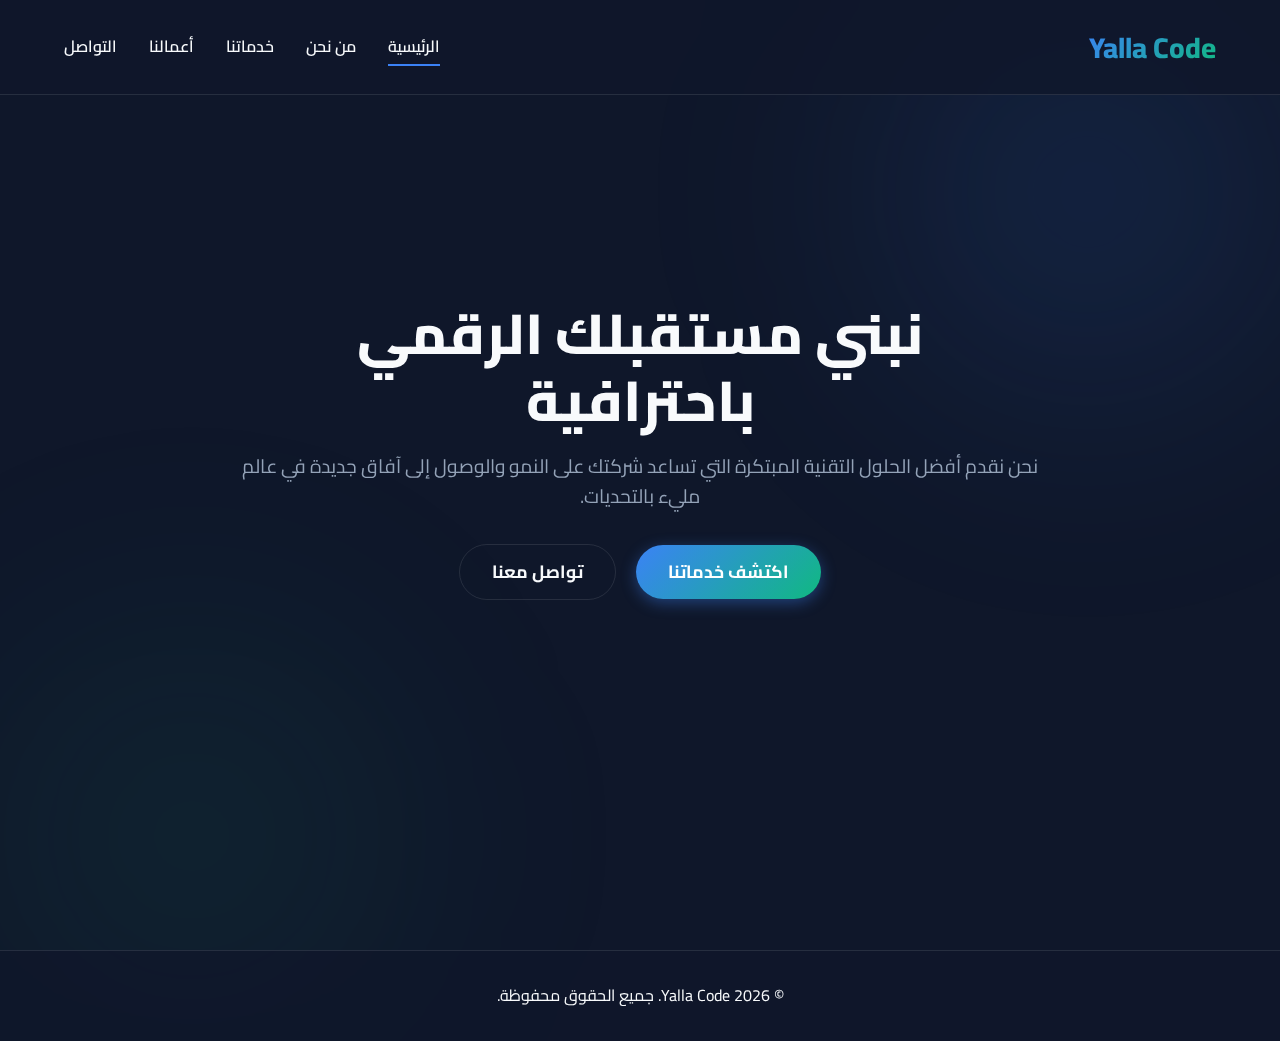
<file: index.html>
<!DOCTYPE html>
<html lang="ar" dir="rtl">

<head>
    <meta charset="UTF-8">
    <meta name="viewport" content="width=device-width, initial-scale=1.0">
    <title>Yalla Code | الرئيسية</title>
    <!-- CSS & Fonts -->
    <link rel="stylesheet" href="style.css">
    <link rel="stylesheet" href="https://cdnjs.cloudflare.com/ajax/libs/font-awesome/6.4.0/css/all.min.css">
</head>

<body>

    <!-- Header / Navigation -->
    <nav>
        <div class="logo">Yalla Code</div>
        <ul class="nav-links">
            <li><a href="index.html" class="active">الرئيسية</a></li>
            <li><a href="about.html">من نحن</a></li>
            <li><a href="services.html">خدماتنا</a></li>
            <li><a href="portfolio.html">أعمالنا</a></li>
            <li><a href="contact.html">التواصل</a></li>
        </ul>
        <div class="menu-toggle">
            <i class="fas fa-bars"></i>
        </div>
    </nav>

    <!-- Hero Section -->
    <section class="hero">
        <div class="hero-content fade-in">
            <h1>نبني مستقبلك الرقمي باحترافية</h1>
            <p>نحن نقدم أفضل الحلول التقنية المبتكرة التي تساعد شركتك على النمو والوصول إلى آفاق جديدة في عالم مليء
                بالتحديات.</p>
            <div style="margin-top: 2rem;">
                <a href="services.html" class="btn btn-primary" style="margin-left: 1rem;">اكتشف خدماتنا</a>
                <a href="contact.html" class="btn btn-outline">تواصل معنا</a>
            </div>
        </div>
    </section>

    <!-- Footer -->
    <footer>
        <p>&copy; 2026 Yalla Code. جميع الحقوق محفوظة.</p>
    </footer>

    <!-- Scripts -->
    <script src="script.js"></script>
</body>

</html>
</file>
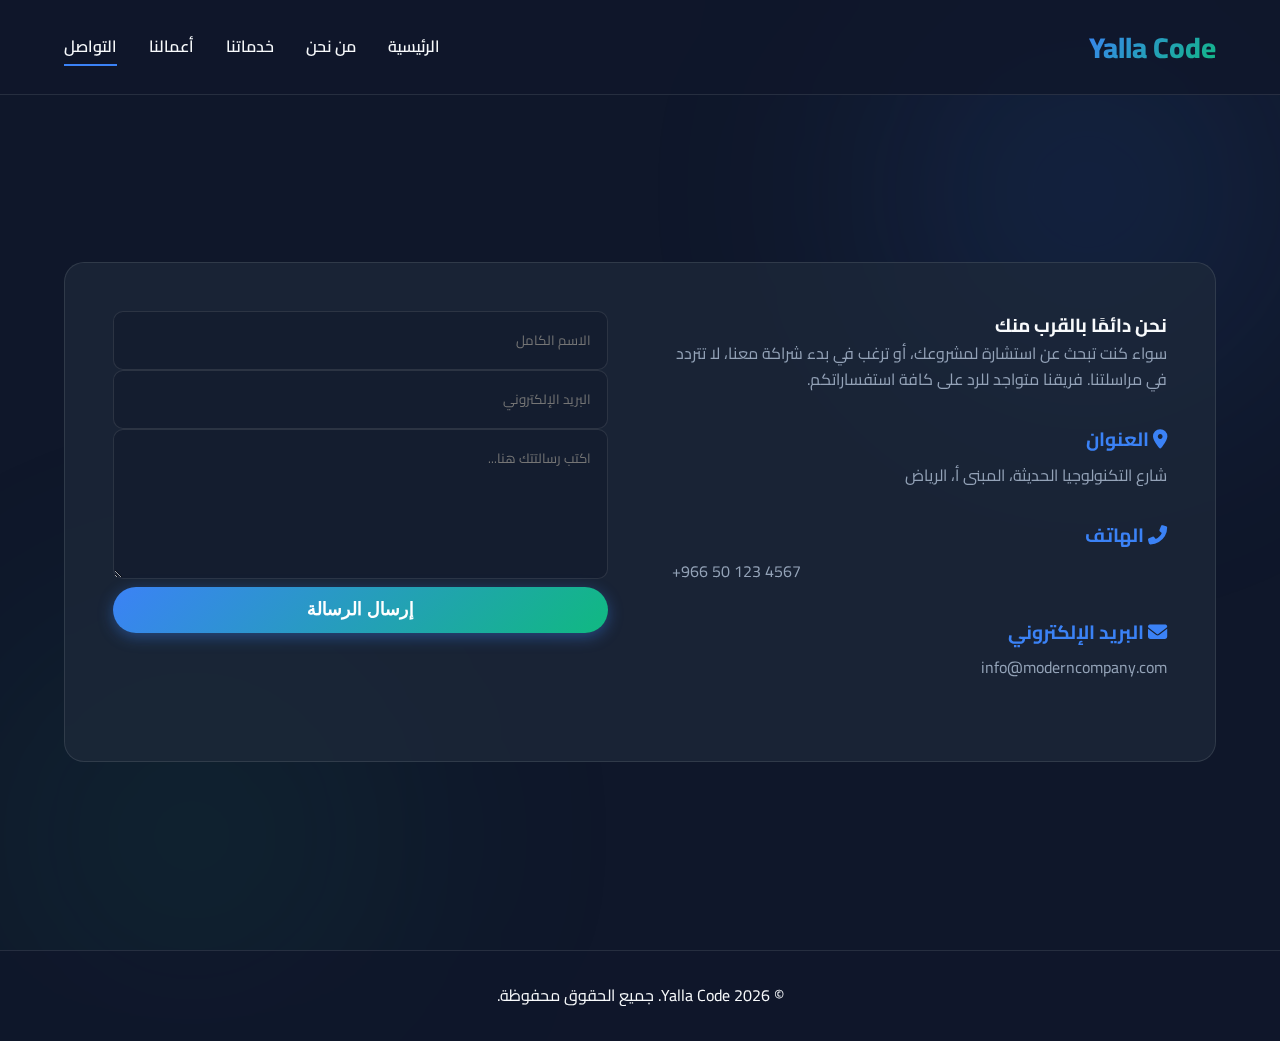
<file: contact.html>
<!DOCTYPE html>
<html lang="ar" dir="rtl">

<head>
    <meta charset="UTF-8">
    <meta name="viewport" content="width=device-width, initial-scale=1.0">
    <title>Yalla Code | التواصل</title>
    <link rel="stylesheet" href="style.css">
    <link rel="stylesheet" href="https://cdnjs.cloudflare.com/ajax/libs/font-awesome/6.4.0/css/all.min.css">
</head>

<body>

    <!-- Header / Navigation -->
    <nav>
        <div class="logo">Yalla Code</div>
        <ul class="nav-links">
            <li><a href="index.html">الرئيسية</a></li>
            <li><a href="about.html">من نحن</a></li>
            <li><a href="services.html">خدماتنا</a></li>
            <li><a href="portfolio.html">أعمالنا</a></li>
            <li><a href="contact.html" class="active">التواصل</a></li>
        </ul>
        <div class="menu-toggle">
            <i class="fas fa-bars"></i>
        </div>
    </nav>

    <!-- Contact Section -->
    <section class="page-section fade-in">
        <h2 class="section-title">تواصل معنا</h2>
        <div class="contact-container">
            <div class="contact-info">
                <h3>نحن دائمًا بالقرب منك</h3>
                <p style="margin-bottom: 2rem;">سواء كنت تبحث عن استشارة لمشروعك، أو ترغب في بدء شراكة معنا، لا تتردد في
                    مراسلتنا. فريقنا متواجد للرد على كافة استفساراتكم.</p>

                <div>
                    <h4><i class="fas fa-map-marker-alt"></i> العنوان</h4>
                    <p>شارع التكنولوجيا الحديثة، المبنى أ، الرياض</p>
                </div>
                <div>
                    <h4><i class="fas fa-phone-alt"></i> الهاتف</h4>
                    <p dir="ltr">+966 50 123 4567</p>
                </div>
                <div>
                    <h4><i class="fas fa-envelope"></i> البريد الإلكتروني</h4>
                    <p>info@moderncompany.com</p>
                </div>
            </div>

            <div class="contact-form">
                <form action="#" method="POST"
                    onsubmit="event.preventDefault(); alert('تم إرسال رسالتك بنجاح! شكراً لتواصلك معنا.');">
                    <div class="input-group">
                        <input type="text" placeholder="الاسم الكامل" required>
                    </div>
                    <div class="input-group">
                        <input type="email" placeholder="البريد الإلكتروني" required>
                    </div>
                    <div class="input-group">
                        <textarea placeholder="اكتب رسالتتك هنا..." required></textarea>
                    </div>
                    <button type="submit" class="btn btn-primary" style="width: 100%;">إرسال الرسالة</button>
                </form>
            </div>
        </div>
    </section>

    <!-- Footer -->
    <footer>
        <p>&copy; 2026 Yalla Code. جميع الحقوق محفوظة.</p>
    </footer>

    <!-- Scripts -->
    <script src="script.js"></script>
</body>

</html>
</file>
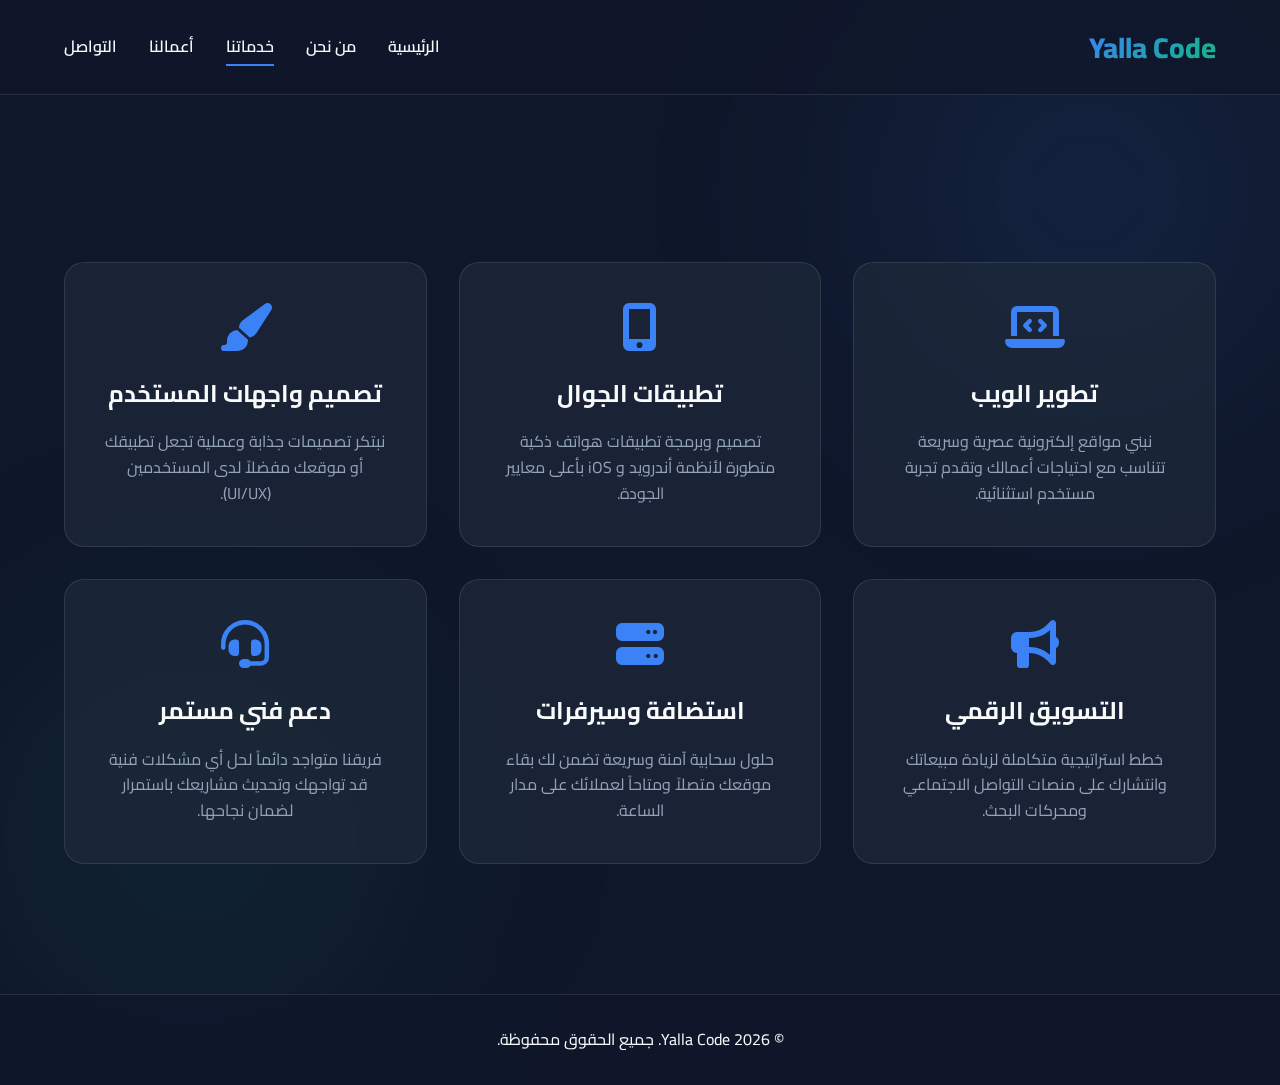
<file: services.html>
<!DOCTYPE html>
<html lang="ar" dir="rtl">

<head>
    <meta charset="UTF-8">
    <meta name="viewport" content="width=device-width, initial-scale=1.0">
    <title>Yalla Code | خدماتنا</title>
    <link rel="stylesheet" href="style.css">
    <link rel="stylesheet" href="https://cdnjs.cloudflare.com/ajax/libs/font-awesome/6.4.0/css/all.min.css">
</head>

<body>

    <!-- Navigation -->
    <nav>
        <div class="logo">Yalla Code</div>
        <ul class="nav-links">
            <li><a href="index.html">الرئيسية</a></li>
            <li><a href="about.html">من نحن</a></li>
            <li><a href="services.html" class="active">خدماتنا</a></li>
            <li><a href="portfolio.html">أعمالنا</a></li>
            <li><a href="contact.html">التواصل</a></li>
        </ul>
        <div class="menu-toggle">
            <i class="fas fa-bars"></i>
        </div>
    </nav>

    <!-- Services Section -->
    <section class="page-section fade-in">
        <h2 class="section-title">خدماتنا المميزة</h2>
        <div class="grid">
            <!-- Service 1 -->
            <div class="card">
                <i class="fas fa-laptop-code card-icon"></i>
                <h3>تطوير الويب</h3>
                <p>نبني مواقع إلكترونية عصرية وسريعة تتناسب مع احتياجات أعمالك وتقدم تجربة مستخدم استثنائية.</p>
            </div>
            <!-- Service 2 -->
            <div class="card">
                <i class="fas fa-mobile-alt card-icon"></i>
                <h3>تطبيقات الجوال</h3>
                <p>تصميم وبرمجة تطبيقات هواتف ذكية متطورة لأنظمة أندرويد و iOS بأعلى معايير الجودة.</p>
            </div>
            <!-- Service 3 -->
            <div class="card">
                <i class="fas fa-paint-brush card-icon"></i>
                <h3>تصميم واجهات المستخدم</h3>
                <p>نبتكر تصميمات جذابة وعملية تجعل تطبيقك أو موقعك مفضلاً لدى المستخدمين (UI/UX).</p>
            </div>
            <!-- Service 4 -->
            <div class="card">
                <i class="fas fa-bullhorn card-icon"></i>
                <h3>التسويق الرقمي</h3>
                <p>خطط استراتيجية متكاملة لزيادة مبيعاتك وانتشارك على منصات التواصل الاجتماعي ومحركات البحث.</p>
            </div>
            <!-- Service 5 -->
            <div class="card">
                <i class="fas fa-server card-icon"></i>
                <h3>استضافة وسيرفرات</h3>
                <p>حلول سحابية آمنة وسريعة تضمن لك بقاء موقعك متصلاً ومتاحاً لعملائك على مدار الساعة.</p>
            </div>
            <!-- Service 6 -->
            <div class="card">
                <i class="fas fa-headset card-icon"></i>
                <h3>دعم فني مستمر</h3>
                <p>فريقنا متواجد دائماً لحل أي مشكلات فنية قد تواجهك وتحديث مشاريعك باستمرار لضمان نجاحها.</p>
            </div>
        </div>
    </section>

    <!-- Footer -->
    <footer>
        <p>&copy; 2026 Yalla Code. جميع الحقوق محفوظة.</p>
    </footer>

    <!-- Scripts -->
    <script src="script.js"></script>
</body>

</html>
</file>
<file: style.css>
@import url('https://fonts.googleapis.com/css2?family=Cairo:wght@300;400;600;700;800&display=swap');

:root {
    --primary-color: #3b82f6;
    --secondary-color: #10b981;
    --bg-dark: #0f172a;
    --bg-card: rgba(30, 41, 59, 0.7);
    --text-main: #f8fafc;
    --text-muted: #94a3b8;
    --glass-border: rgba(255, 255, 255, 0.1);
}

* {
    margin: 0;
    padding: 0;
    box-sizing: border-box;
}

body {
    font-family: 'Cairo', sans-serif;
    background-color: var(--bg-dark);
    color: var(--text-main);
    direction: rtl;
    overflow-x: hidden;
    line-height: 1.6;
}

/* Background elements for premium aesthetic */
body::before,
body::after {
    content: '';
    position: fixed;
    width: 50vw;
    height: 50vw;
    border-radius: 50%;
    pointer-events: none;
    filter: blur(100px);
    z-index: -1;
}

body::before {
    top: -10vw;
    right: -10vw;
    background: radial-gradient(circle, rgba(59, 130, 246, 0.15) 0%, transparent 70%);
}

body::after {
    bottom: -20vw;
    left: -10vw;
    background: radial-gradient(circle, rgba(16, 185, 129, 0.1) 0%, transparent 70%);
}

a {
    text-decoration: none;
    color: inherit;
    transition: 0.3s ease;
}

/* Navigation */
nav {
    position: fixed;
    top: 0;
    width: 100%;
    padding: 1.5rem 5%;
    display: flex;
    justify-content: space-between;
    align-items: center;
    z-index: 1000;
    background: rgba(15, 23, 42, 0.8);
    backdrop-filter: blur(10px);
    border-bottom: 1px solid var(--glass-border);
    transition: padding 0.3s ease;
}

nav.scrolled {
    padding: 1rem 5%;
}

.logo {
    font-size: 1.8rem;
    font-weight: 800;
    background: linear-gradient(135deg, var(--primary-color), var(--secondary-color));
    -webkit-background-clip: text;
    -webkit-text-fill-color: transparent;
}

.nav-links {
    display: flex;
    gap: 2rem;
    list-style: none;
}

.nav-links li a {
    font-weight: 600;
    position: relative;
}

.nav-links li a::after {
    content: '';
    position: absolute;
    bottom: -5px;
    right: 0;
    width: 0;
    height: 2px;
    background: var(--primary-color);
    transition: 0.3s ease;
}

.nav-links li a:hover::after,
.nav-links li a.active::after {
    width: 100%;
}

/* Mobile Menu Toggle */
.menu-toggle {
    display: none;
    font-size: 1.8rem;
    cursor: pointer;
    color: var(--text-main);
}

/* Hero Section */
.hero {
    min-height: 100vh;
    display: flex;
    align-items: center;
    justify-content: center;
    text-align: center;
    padding: 0 5%;
    position: relative;
}

.hero-content {
    max-width: 800px;
    animation: fadeIn 1s ease-out;
}

.hero h1 {
    font-size: 3.5rem;
    font-weight: 800;
    margin-bottom: 1rem;
    line-height: 1.2;
}

.hero p {
    font-size: 1.2rem;
    color: var(--text-muted);
    margin-bottom: 2rem;
}

.btn {
    display: inline-block;
    padding: 0.8rem 2rem;
    border-radius: 50px;
    font-weight: 700;
    font-size: 1.1rem;
    transition: all 0.3s ease;
    cursor: pointer;
    border: none;
    outline: none;
}

.btn-primary {
    background: linear-gradient(135deg, var(--primary-color), var(--secondary-color));
    color: white;
    box-shadow: 0 4px 15px rgba(59, 130, 246, 0.4);
}

.btn-primary:hover {
    transform: translateY(-3px);
    box-shadow: 0 8px 25px rgba(59, 130, 246, 0.6);
}

.btn-outline {
    background: transparent;
    color: var(--text-main);
    border: 1px solid var(--glass-border);
    backdrop-filter: blur(5px);
}

.btn-outline:hover {
    background: rgba(255, 255, 255, 0.05);
    border-color: var(--text-main);
}

/* Section Common Styles */
section.page-section {
    padding: 150px 5% 80px;
    min-height: 100vh;
}

.section-title {
    font-size: 2.5rem;
    font-weight: 800;
    text-align: center;
    margin-bottom: 3rem;
    position: relative;
    display: inline-block;
    left: 50%;
    transform: translateX(-50%);
}

.section-title::after {
    content: '';
    position: absolute;
    bottom: -10px;
    left: 50%;
    transform: translateX(-50%);
    width: 50%;
    height: 4px;
    background: linear-gradient(90deg, var(--primary-color), var(--secondary-color));
    border-radius: 2px;
}

/* Glassmorphism Cards (Services) */
.grid {
    display: grid;
    grid-template-columns: repeat(auto-fit, minmax(300px, 1fr));
    gap: 2rem;
}

.card {
    background: var(--bg-card);
    backdrop-filter: blur(10px);
    border: 1px solid var(--glass-border);
    padding: 2.5rem;
    border-radius: 20px;
    transition: transform 0.3s ease, box-shadow 0.3s ease;
    text-align: center;
}

.card:hover {
    transform: translateY(-10px);
    box-shadow: 0 10px 30px rgba(0, 0, 0, 0.3);
    border-color: var(--primary-color);
}

.card-icon {
    font-size: 3rem;
    margin-bottom: 1.5rem;
    color: var(--primary-color);
}

.card h3 {
    font-size: 1.5rem;
    margin-bottom: 1rem;
}

.card p {
    color: var(--text-muted);
}

/* About Section */
.about-content {
    display: flex;
    align-items: center;
    gap: 4rem;
}

.about-text {
    flex: 1;
}

.about-text p {
    margin-bottom: 1.5rem;
    font-size: 1.1rem;
    color: var(--text-muted);
}

.about-image {
    flex: 1;
    position: relative;
}

.about-image img {
    width: 100%;
    border-radius: 20px;
    box-shadow: 0 20px 40px rgba(0, 0, 0, 0.4);
}

/* Contact Section */
.contact-container {
    display: grid;
    grid-template-columns: 1fr 1fr;
    gap: 4rem;
    background: var(--bg-card);
    backdrop-filter: blur(10px);
    border: 1px solid var(--glass-border);
    padding: 3rem;
    border-radius: 20px;
}

.contact-info div {
    margin-bottom: 2rem;
}

.contact-info h4 {
    font-size: 1.2rem;
    margin-bottom: 0.5rem;
    color: var(--primary-color);
}

.contact-info p {
    color: var(--text-muted);
}

.contact-form {
    display: flex;
    flex-direction: column;
    gap: 1.5rem;
}

.input-group input,
.input-group textarea {
    width: 100%;
    padding: 1rem;
    background: rgba(15, 23, 42, 0.5);
    border: 1px solid var(--glass-border);
    border-radius: 10px;
    color: var(--text-main);
    font-family: inherit;
    transition: all 0.3s ease;
}

.input-group input:focus,
.input-group textarea:focus {
    outline: none;
    border-color: var(--primary-color);
    box-shadow: 0 0 10px rgba(59, 130, 246, 0.2);
}

.input-group textarea {
    resize: vertical;
    min-height: 150px;
}

/* Footer */
footer {
    text-align: center;
    padding: 2rem;
    border-top: 1px solid var(--glass-border);
    background: rgba(15, 23, 42, 0.8);
    margin-top: 50px;
}

/* Animations */
@keyframes fadeIn {
    from {
        opacity: 0;
        transform: translateY(20px);
    }

    to {
        opacity: 1;
        transform: translateY(0);
    }
}

.fade-in {
    opacity: 0;
    transform: translateY(30px);
    transition: opacity 0.8s ease, transform 0.8s ease;
}

.fade-in.visible {
    opacity: 1;
    transform: translateY(0);
}

/* Responsive */
@media screen and (max-width: 900px) {

    .about-content,
    .contact-container {
        grid-template-columns: 1fr;
        flex-direction: column;
    }
}

@media screen and (max-width: 768px) {
    .nav-links {
        position: fixed;
        top: 70px;
        right: -100%;
        flex-direction: column;
        background: var(--bg-dark);
        width: 100%;
        height: calc(100vh - 70px);
        align-items: center;
        justify-content: center;
        transition: 0.4s ease;
    }

    .nav-links.active {
        right: 0;
    }

    .menu-toggle {
        display: block;
    }

    .hero h1 {
        font-size: 2.5rem;
    }
}

/* Team Members */
.team-section {
    margin-top: 5rem;
}

.team-grid {
    display: grid;
    grid-template-columns: repeat(auto-fit, minmax(280px, 1fr));
    gap: 3rem;
    margin-top: 3rem;
}

.team-member {
    background: var(--bg-card);
    border: 1px solid var(--glass-border);
    border-radius: 20px;
    padding: 2.5rem 1.5rem;
    text-align: center;
    transition: all 0.3s ease;
}

.team-member:hover {
    transform: translateY(-10px);
    border-color: var(--primary-color);
    box-shadow: 0 10px 30px rgba(59, 130, 246, 0.2);
}

.member-img-container {
    display: block;
    width: 150px;
    height: 150px;
    margin: 0 auto 1.5rem;
    overflow: hidden;
    border-radius: 50%;
    border: 3px solid var(--primary-color);
    box-shadow: 0 0 20px rgba(59, 130, 246, 0.4);
    cursor: pointer;
    transition: transform 0.3s ease, box-shadow 0.3s ease;
}

.member-img-container:hover {
    transform: scale(1.05);
    box-shadow: 0 0 25px rgba(59, 130, 246, 0.6);
}

.member-img-container img {
    width: 100%;
    height: 100%;
    object-fit: cover;
}

.team-member h3 {
    font-size: 1.5rem;
    margin-bottom: 0.5rem;
}

.team-member .role {
    color: var(--primary-color);
    font-weight: 600;
    margin-bottom: 1rem;
    display: block;
}

.skills {
    display: flex;
    flex-wrap: wrap;
    justify-content: center;
    gap: 0.5rem;
    margin-top: 1.5rem;
}

.skill-tag {
    background: rgba(59, 130, 246, 0.1);
    color: var(--text-main);
    padding: 0.4rem 0.8rem;
    border-radius: 50px;
    font-size: 0.85rem;
    border: 1px solid rgba(59, 130, 246, 0.2);
}

/* Portfolio */
.portfolio-grid {
    display: grid;
    grid-template-columns: repeat(auto-fit, minmax(320px, 1fr));
    gap: 2.5rem;
    margin-top: 3rem;
}

.portfolio-item {
    background: var(--bg-card);
    border-radius: 20px;
    overflow: hidden;
    border: 1px solid var(--glass-border);
    transition: all 0.3s ease;
    display: flex;
    flex-direction: column;
}

.portfolio-item:hover {
    transform: translateY(-8px);
    box-shadow: 0 15px 35px rgba(0, 0, 0, 0.5);
    border-color: var(--secondary-color);
}

.portfolio-img {
    width: 100%;
    height: 240px;
    object-fit: cover;
    border-bottom: 1px solid var(--glass-border);
}

.portfolio-info {
    padding: 1.5rem;
    flex: 1;
    display: flex;
    flex-direction: column;
}

.portfolio-info h3 {
    font-size: 1.4rem;
    margin-bottom: 0.8rem;
}

.portfolio-info p {
    color: var(--text-muted);
    font-size: 0.95rem;
    margin-bottom: 1.5rem;
    flex: 1;
}

.portfolio-tags {
    display: flex;
    gap: 0.5rem;
    flex-wrap: wrap;
}

.portfolio-tags span {
    font-size: 0.8rem;
    color: var(--text-main);
    background: linear-gradient(135deg, rgba(16, 185, 129, 0.2), rgba(59, 130, 246, 0.2));
    border: 1px solid rgba(16, 185, 129, 0.3);
    padding: 0.3rem 0.8rem;
    border-radius: 50px;
}
</file>
